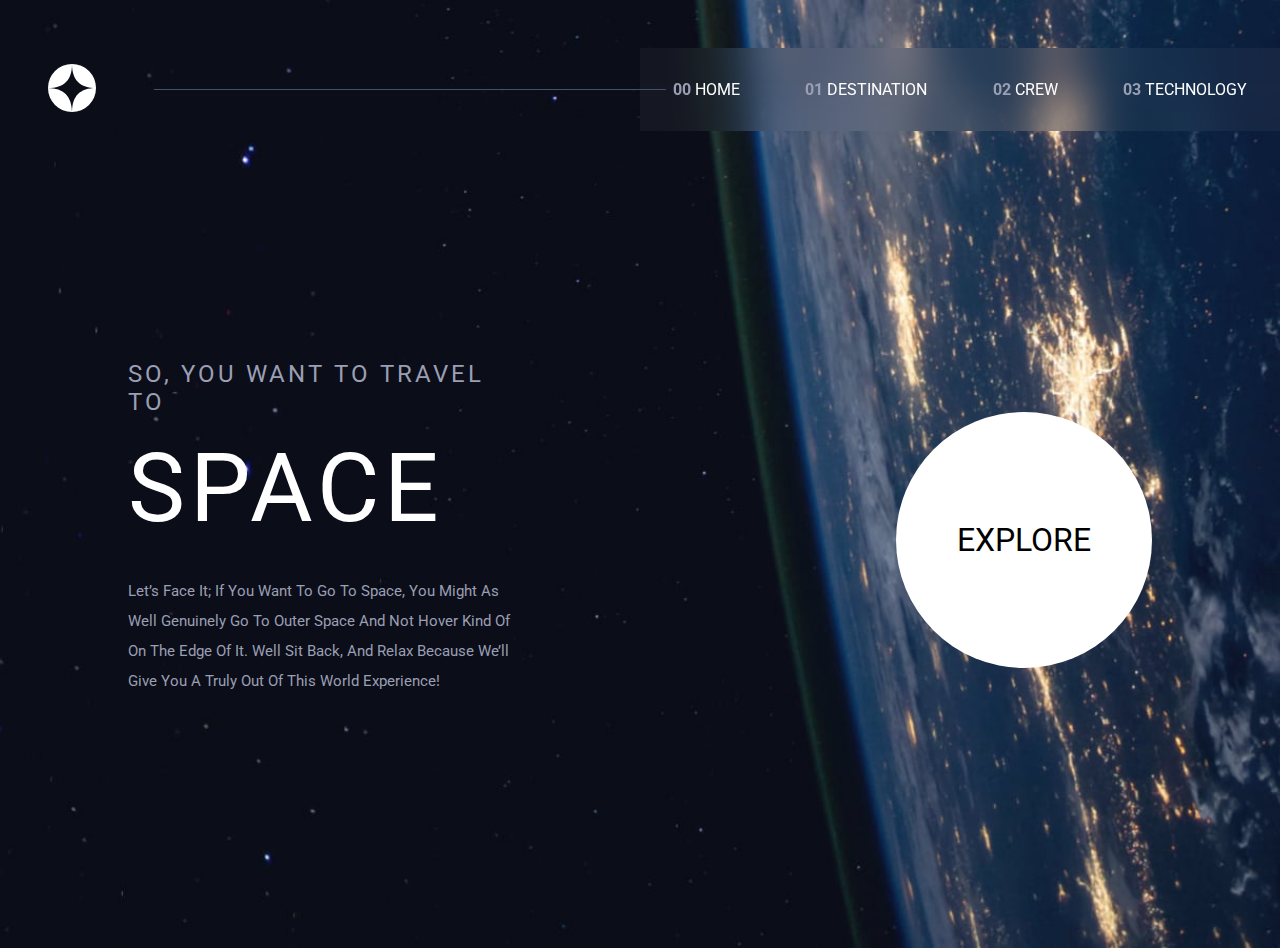
<file: index.html>
<!DOCTYPE html>
<html lang="en">
  <head>
    <meta charset="UTF-8" />
    <meta name="viewport" content="width=device-width, initial-scale=1.0" />

    <link
      rel="stylesheet"
      href="https://cdnjs.cloudflare.com/ajax/libs/font-awesome/6.4.0/css/all.min.css"
    />
    <link rel="stylesheet" href="style.css" />
    <title>Space tourism website</title>
  </head>
  <body class="home">
    <main>
      <nav>
        <div class="nav-container">
          <div class="logo">
            <img src="./assets/shared/logo.svg" alt="" />
          </div>
          <div class="line"></div>
          <ul class="navbar">
            <li>
              <a href="index.html"><span>00</span> Home</a>
            </li>
            <li>
              <a href="destination-moon.html"><span>01</span> Destination</a>
            </li>
            <li>
              <a href="crew-commander.html"><span>02</span> Crew</a>
            </li>
            <li>
              <a href="technology-vehicle.html"><span>03</span> Technology</a>
            </li>
          </ul>
        </div>
      </nav>
      <div class="hmaburger-menu">
        <i class="fa-solid fa-bars"></i>
      </div>

      <div class="mob_menu hide">
        <div class="close">
          <i class="fa-solid fa-xmark"></i>
        </div>
        <ul class="navbar">
          <li>
            <a href="index.html"><span>00</span> Home</a>
          </li>
          <li>
            <a href="destination-moon.html"><span>01</span> Destination</a>
          </li>
          <li>
            <a href="crew-commander.html"><span>02</span> Crew</a>
          </li>
          <li>
            <a href="technology-vehicle.html"><span>03</span> Technology</a>
          </li>
        </ul>
      </div>
      <div class="content">
        <div class="left">
          <h2>So, you want to travel to</h2>
          <span>Space</span>
          <p>
            Let’s face it; if you want to go to space, you might as well
            genuinely go to outer space and not hover kind of on the edge of it.
            Well sit back, and relax because we’ll give you a truly out of this
            world experience!
          </p>
        </div>
        <div class="right">Explore</div>
      </div>
    </main>
    <script src="app.js"></script>
  </body>
</html>
</file>
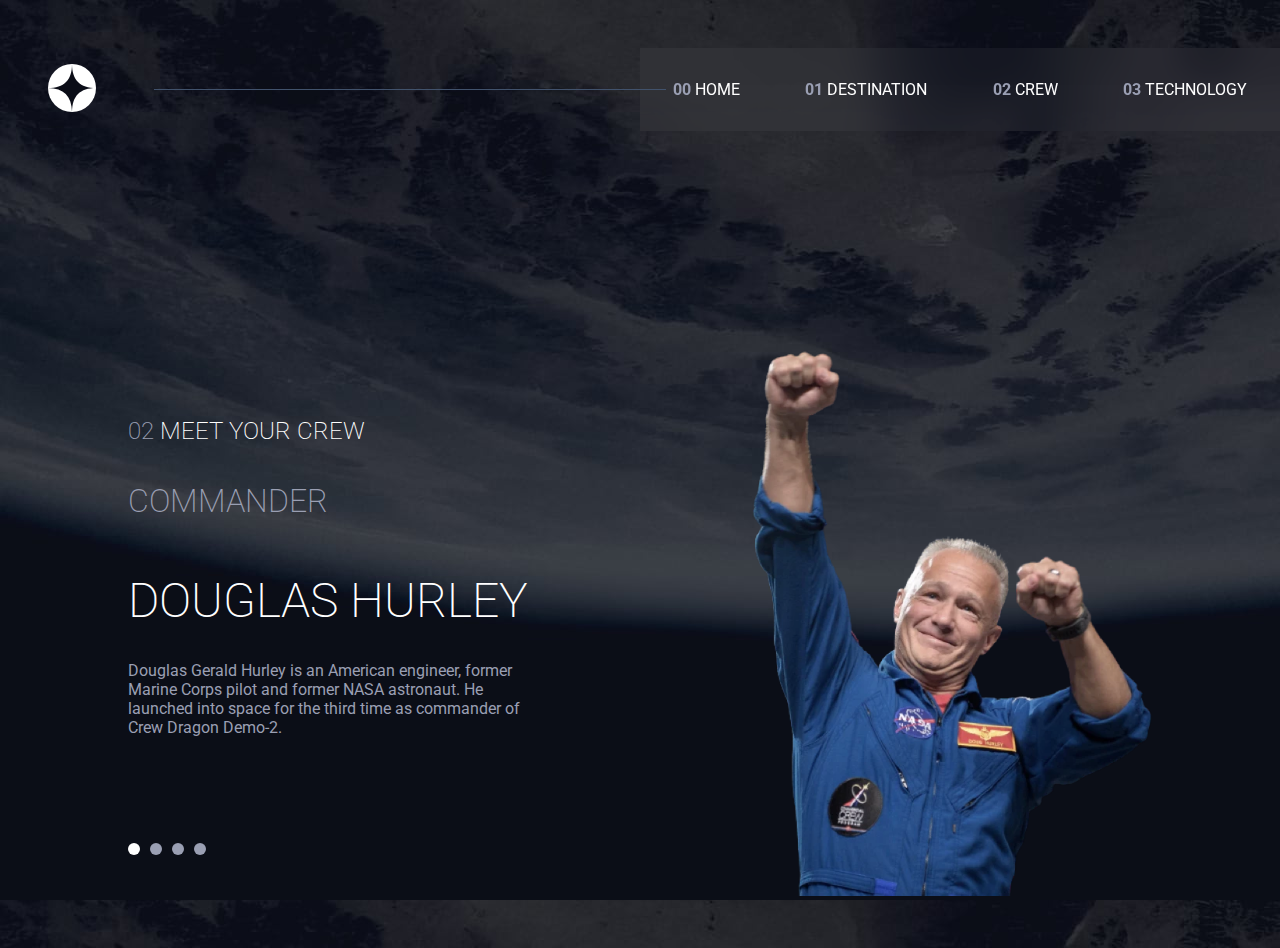
<file: crew-commander.html>
<!DOCTYPE html>
<html lang="en">
  <head>
    <meta charset="UTF-8" />
    <meta name="viewport" content="width=device-width, initial-scale=1.0" />

    <link
      rel="stylesheet"
      href="https://cdnjs.cloudflare.com/ajax/libs/font-awesome/6.4.0/css/all.min.css"
    />
    <link rel="stylesheet" href="style.css" />
    <title>Space tourism website</title>
  </head>
  <body class="crew">
    <main>
      <nav>
        <div class="nav-container">
          <div class="logo">
            <img src="./assets/shared/logo.svg" alt="" />
          </div>
          <div class="line"></div>
          <ul>
            <li>
              <a href="index.html"><span>00</span> Home</a>
            </li>
            <li>
              <a href="destination-moon.html"><span>01</span> Destination</a>
            </li>
            <li>
              <a href="crew-commander.html"><span>02</span> Crew</a>
            </li>
            <li>
              <a href="technology-vehicle.html"><span>03</span> Technology</a>
            </li>
          </ul>
        </div>
      </nav>
      <div class="hmaburger-menu">
        <i class="fa-solid fa-bars"></i>
      </div>

      <div class="mob_menu hide">
        <div class="close">
          <i class="fa-solid fa-xmark"></i>
        </div>
        <ul class="navbar">
          <li>
            <a href="index.html"><span>00</span> Home</a>
          </li>
          <li>
            <a href="destination-moon.html"><span>01</span> Destination</a>
          </li>
          <li>
            <a href="crew-commander.html"><span>02</span> Crew</a>
          </li>
          <li>
            <a href="technology-vehicle.html"><span>03</span> Technology</a>
          </li>
        </ul>
      </div>
      <div class="slider">
        <div class="crew_content">
          <div class="crew_left">
            <h2><span>02</span> MEET YOUR CREW</h2>
            <h2 class="post">COMMANDER</h2>
            <h2 class="name">DOUGLAS HURLEY</h2>
            <p>
              Douglas Gerald Hurley is an American engineer, former Marine Corps
              pilot and former NASA astronaut. He launched into space for the
              third time as commander of Crew Dragon Demo-2.
            </p>
          </div>
          <div class="crew_right">
            <img src="./assets/crew/image-douglas-hurley.webp" alt="" />
          </div>
        </div>
      </div>

      <div class="navigation">
        <a href="crew-commander.html"><div class="dot active_dot"></div></a>

        <a href="crew-engineer.html"><div class="dot"></div></a>
        <a href="crew-specialist.html"><div class="dot"></div></a>
        <a href="crew-pilot.html"> <div class="dot"></div></a>
      </div>
    </main>
    <script src="app.js"></script>
  </body>
</html>
</file>
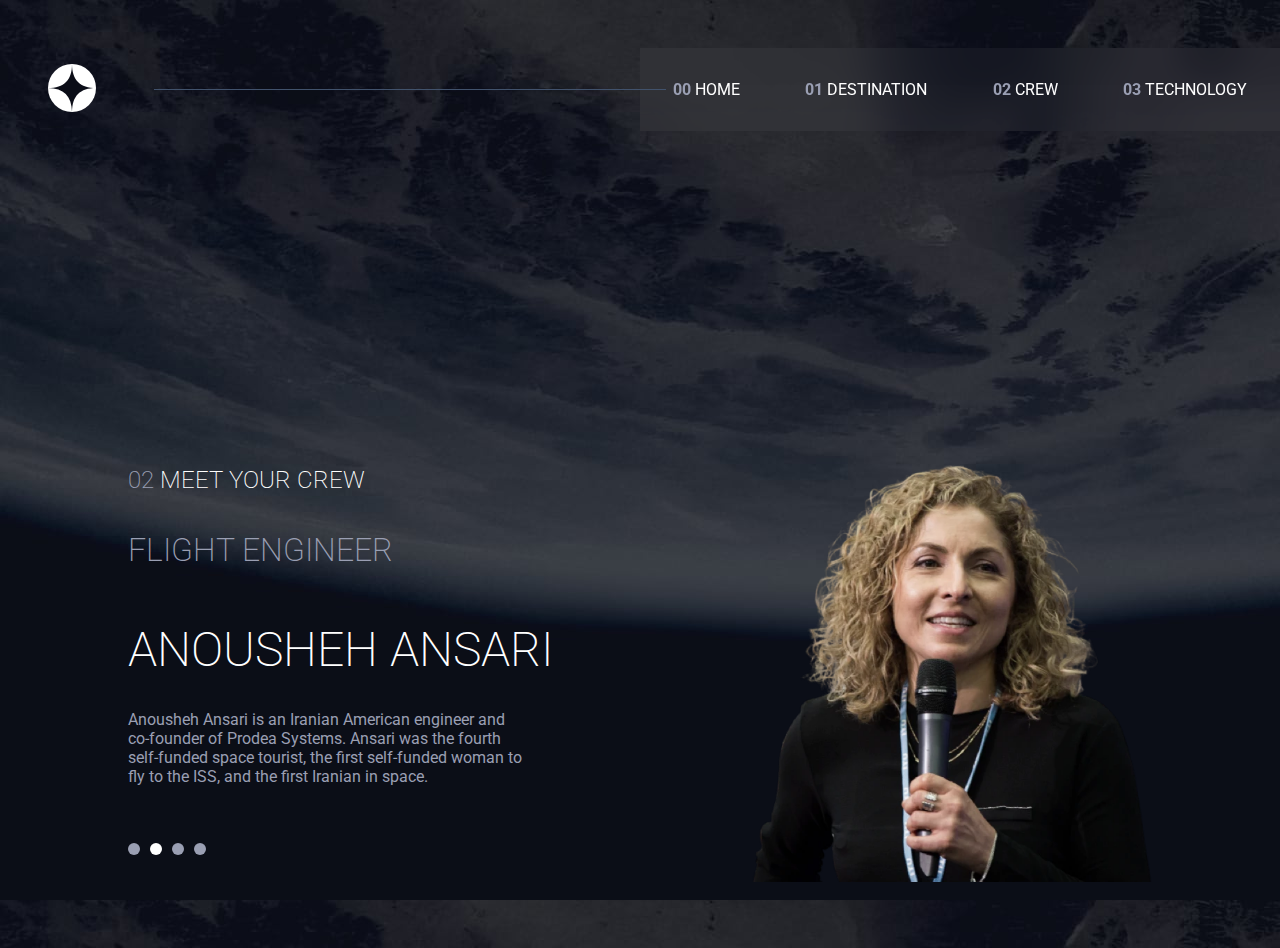
<file: crew-engineer.html>
<!DOCTYPE html>
<html lang="en">
  <head>
    <meta charset="UTF-8" />
    <meta name="viewport" content="width=device-width, initial-scale=1.0" />

    <link
      rel="stylesheet"
      href="https://cdnjs.cloudflare.com/ajax/libs/font-awesome/6.4.0/css/all.min.css"
    />
    <link rel="stylesheet" href="style.css" />

    <title>Space tourism website</title>
  </head>

  <body class="crew">
    <main>
      <nav>
        <div class="nav-container">
          <div class="logo">
            <img src="./assets/shared/logo.svg" alt="" />
          </div>
          <div class="line"></div>
          <ul>
            <li>
              <a href="index.html"><span>00</span> Home</a>
            </li>
            <li>
              <a href="destination-moon.html"><span>01</span> Destination</a>
            </li>
            <li>
              <a href="crew-commander.html"><span>02</span> Crew</a>
            </li>
            <li>
              <a href="technology-vehicle.html"><span>03</span> Technology</a>
            </li>
          </ul>
        </div>
      </nav>
      <div class="hmaburger-menu">
        <i class="fa-solid fa-bars"></i>
      </div>

      <div class="mob_menu hide">
        <div class="close">
          <i class="fa-solid fa-xmark"></i>
        </div>
        <ul class="navbar">
          <li>
            <a href="index.html"><span>00</span> Home</a>
          </li>
          <li>
            <a href="destination-moon.html"><span>01</span> Destination</a>
          </li>
          <li>
            <a href="crew-commander.html"><span>02</span> Crew</a>
          </li>
          <li>
            <a href="technology-vehicle.html"><span>03</span> Technology</a>
          </li>
        </ul>
      </div>
      <div class="slider">
        <div class="crew_content">
          <div class="crew_left">
            <h2><span>02</span> MEET YOUR CREW</h2>
            <h2 class="post">FLIGHT ENGINEER</h2>
            <h2 class="name">ANOUSHEH ANSARI</h2>
            <p>
              Anousheh Ansari is an Iranian American engineer and co-founder of
              Prodea Systems. Ansari was the fourth self-funded space tourist,
              the first self-funded woman to fly to the ISS, and the first
              Iranian in space.
            </p>
          </div>
          <div class="crew_right">
            <img src="./assets/crew/image-anousheh-ansari.webp" alt="" />
          </div>
        </div>
      </div>

      <div class="navigation">
        <a href="crew-commander.html"><div class="dot"></div></a>

        <a href="crew-engineer.html "><div class="dot active_dot"></div></a>
        <a href="crew-specialist.html"><div class="dot"></div></a>
        <a href="crew-pilot.html"> <div class="dot"></div></a>
      </div>
    </main>
    <script src="app.js"></script>
  </body>
</html>
</file>
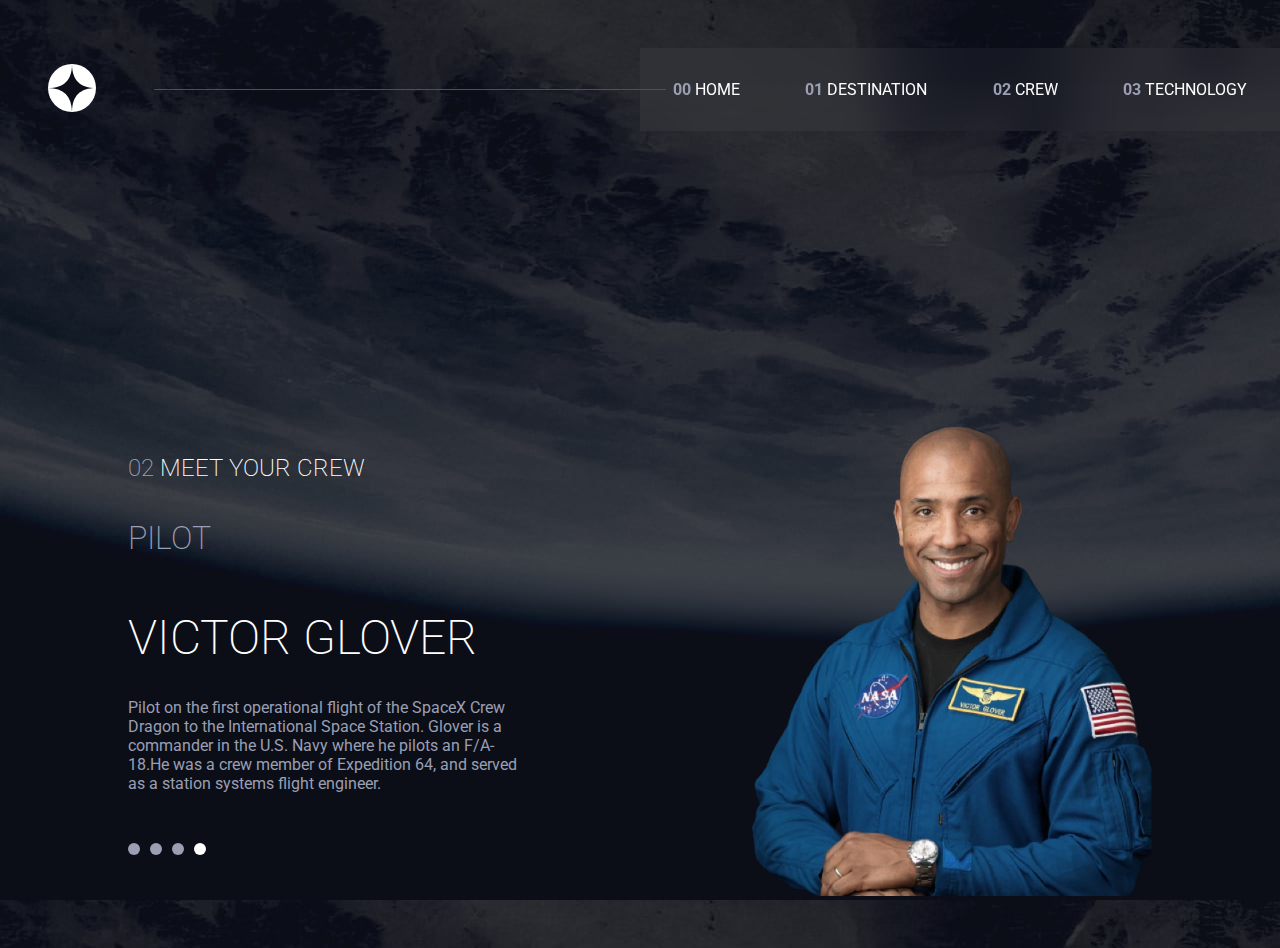
<file: crew-pilot.html>
<!DOCTYPE html>
<html lang="en">
  <head>
    <meta charset="UTF-8" />
    <meta name="viewport" content="width=device-width, initial-scale=1.0" />

    <link rel="stylesheet" href="style.css" />
    <link
      rel="stylesheet"
      href="https://cdnjs.cloudflare.com/ajax/libs/font-awesome/6.4.0/css/all.min.css"
    />
    <title>Space tourism website</title>
  </head>

  <body class="crew">
    <main>
      <nav>
        <div class="nav-container">
          <div class="logo">
            <img src="./assets/shared/logo.svg" alt="" />
          </div>
          <div class="line"></div>
          <ul>
            <li>
              <a href="index.html"><span>00</span> Home</a>
            </li>
            <li>
              <a href="destination-moon.html"><span>01</span> Destination</a>
            </li>
            <li>
              <a href="crew-commander.html"><span>02</span> Crew</a>
            </li>
            <li>
              <a href="technology-vehicle.html"><span>03</span> Technology</a>
            </li>
          </ul>
        </div>
      </nav>
      <div class="hmaburger-menu">
        <i class="fa-solid fa-bars"></i>
      </div>

      <div class="mob_menu hide">
        <div class="close">
          <i class="fa-solid fa-xmark"></i>
        </div>
        <ul class="navbar">
          <li>
            <a href="index.html"><span>00</span> Home</a>
          </li>
          <li>
            <a href="destination-moon.html"><span>01</span> Destination</a>
          </li>
          <li>
            <a href="crew-commander.html"><span>02</span> Crew</a>
          </li>
          <li>
            <a href="technology-vehicle.html"><span>03</span> Technology</a>
          </li>
        </ul>
      </div>
      <div class="slider">
        <div class="crew_content">
          <div class="crew_left">
            <h2><span>02</span> MEET YOUR CREW</h2>
            <h2 class="post">PILOT</h2>
            <h2 class="name">VICTOR GLOVER</h2>
            <p>
              Pilot on the first operational flight of the SpaceX Crew Dragon to
              the International Space Station. Glover is a commander in the U.S.
              Navy where he pilots an F/A-18.He was a crew member of Expedition
              64, and served as a station systems flight engineer.
            </p>
          </div>
          <div class="crew_right">
            <img src="./assets/crew/image-victor-glover.webp" alt="" />
          </div>
        </div>
      </div>

      <div class="navigation">
        <a href="crew-commander.html"><div class="dot"></div></a>

        <a href="crew-engineer.html"><div class="dot"></div></a>
        <a href="crew-specialist.html"><div class="dot"></div></a>
        <a href="crew-pilot.html"> <div class="dot active_dot"></div></a>
      </div>
    </main>
    <script src="app.js"></script>
  </body>
</html>
</file>
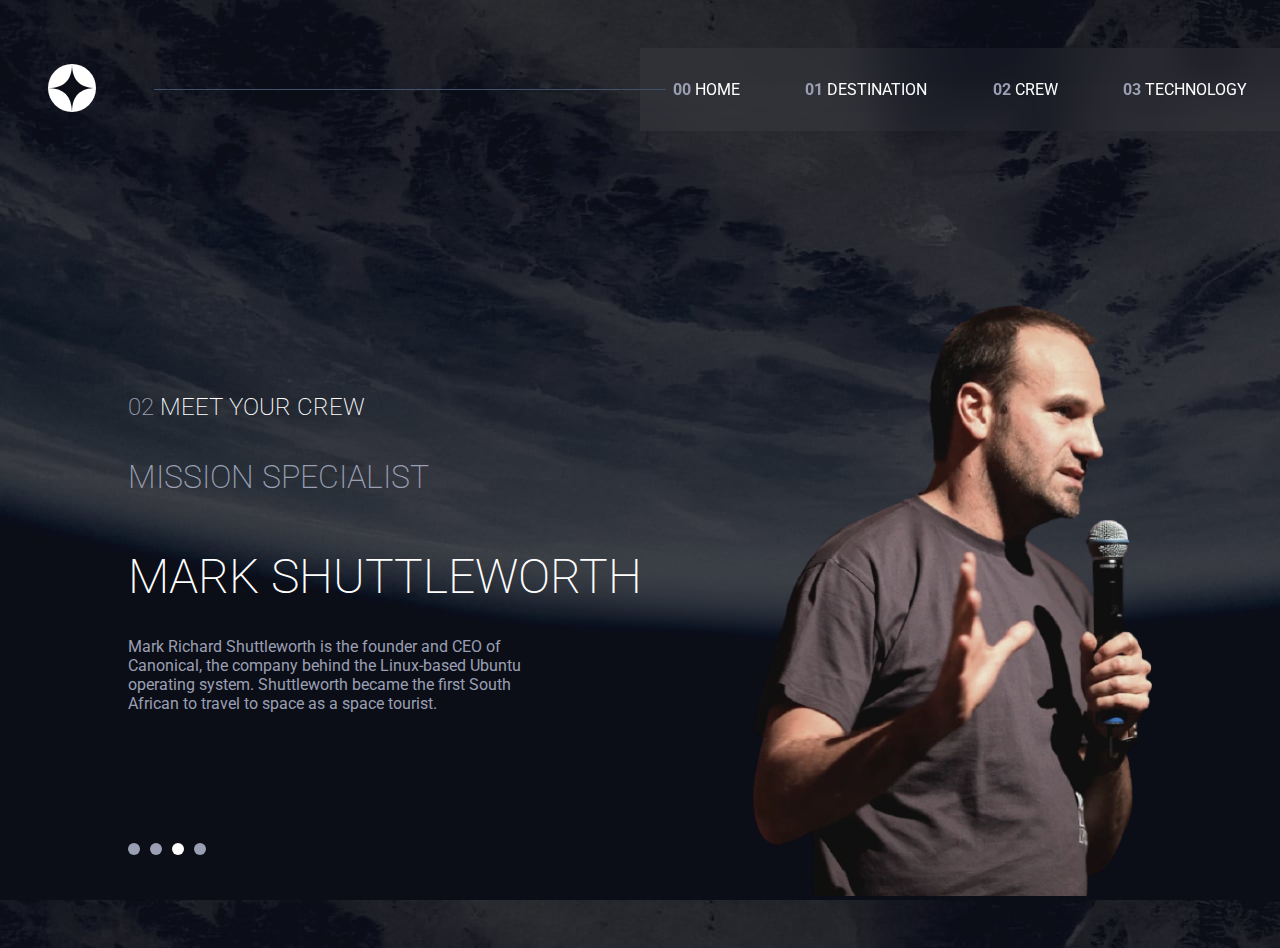
<file: crew-specialist.html>
<!DOCTYPE html>
<html lang="en">
  <head>
    <meta charset="UTF-8" />
    <meta name="viewport" content="width=device-width, initial-scale=1.0" />

    <link
      rel="stylesheet"
      href="https://cdnjs.cloudflare.com/ajax/libs/font-awesome/6.4.0/css/all.min.css"
    />
    <link rel="stylesheet" href="style.css" />
    <title>Space tourism website</title>
  </head>
  <body class="crew">
    <main>
      <nav>
        <div class="nav-container">
          <div class="logo">
            <img src="./assets/shared/logo.svg" alt="" />
          </div>
          <div class="line"></div>
          <ul>
            <li>
              <a href="index.html"><span>00</span> Home</a>
            </li>
            <li>
              <a href="destination-moon.html"><span>01</span> Destination</a>
            </li>
            <li>
              <a href="crew-commander.html"><span>02</span> Crew</a>
            </li>
            <li>
              <a href="technology-vehicle.html"><span>03</span> Technology</a>
            </li>
          </ul>
        </div>
      </nav>
      <div class="hmaburger-menu">
        <i class="fa-solid fa-bars"></i>
      </div>

      <div class="mob_menu hide">
        <div class="close">
          <i class="fa-solid fa-xmark"></i>
        </div>
        <ul class="navbar">
          <li>
            <a href="index.html"><span>00</span> Home</a>
          </li>
          <li>
            <a href="destination-moon.html"><span>01</span> Destination</a>
          </li>
          <li>
            <a href="crew-commander.html"><span>02</span> Crew</a>
          </li>
          <li>
            <a href="technology-vehicle.html"><span>03</span> Technology</a>
          </li>
        </ul>
      </div>
      <div class="slider">
        <div class="crew_content">
          <div class="crew_left">
            <h2><span>02</span> MEET YOUR CREW</h2>
            <h2 class="post">MISSION SPECIALIST</h2>
            <h2 class="name">MARK SHUTTLEWORTH</h2>
            <p>
              Mark Richard Shuttleworth is the founder and CEO of Canonical, the
              company behind the Linux-based Ubuntu operating system.
              Shuttleworth became the first South African to travel to space as
              a space tourist.
            </p>
          </div>
          <div class="crew_right">
            <img src="./assets/crew/image-mark-shuttleworth.webp" alt="" />
          </div>
        </div>
      </div>

      <div class="navigation">
        <a href="crew-commander.html"><div class="dot"></div></a>

        <a href="crew-engineer.html"><div class="dot"></div></a>
        <a href="crew-specialist.html"><div class="dot active_dot"></div></a>
        <a href="crew-pilot.html"> <div class="dot"></div></a>
      </div>
    </main>
    <script src="app.js"></script>
  </body>
</html>
</file>
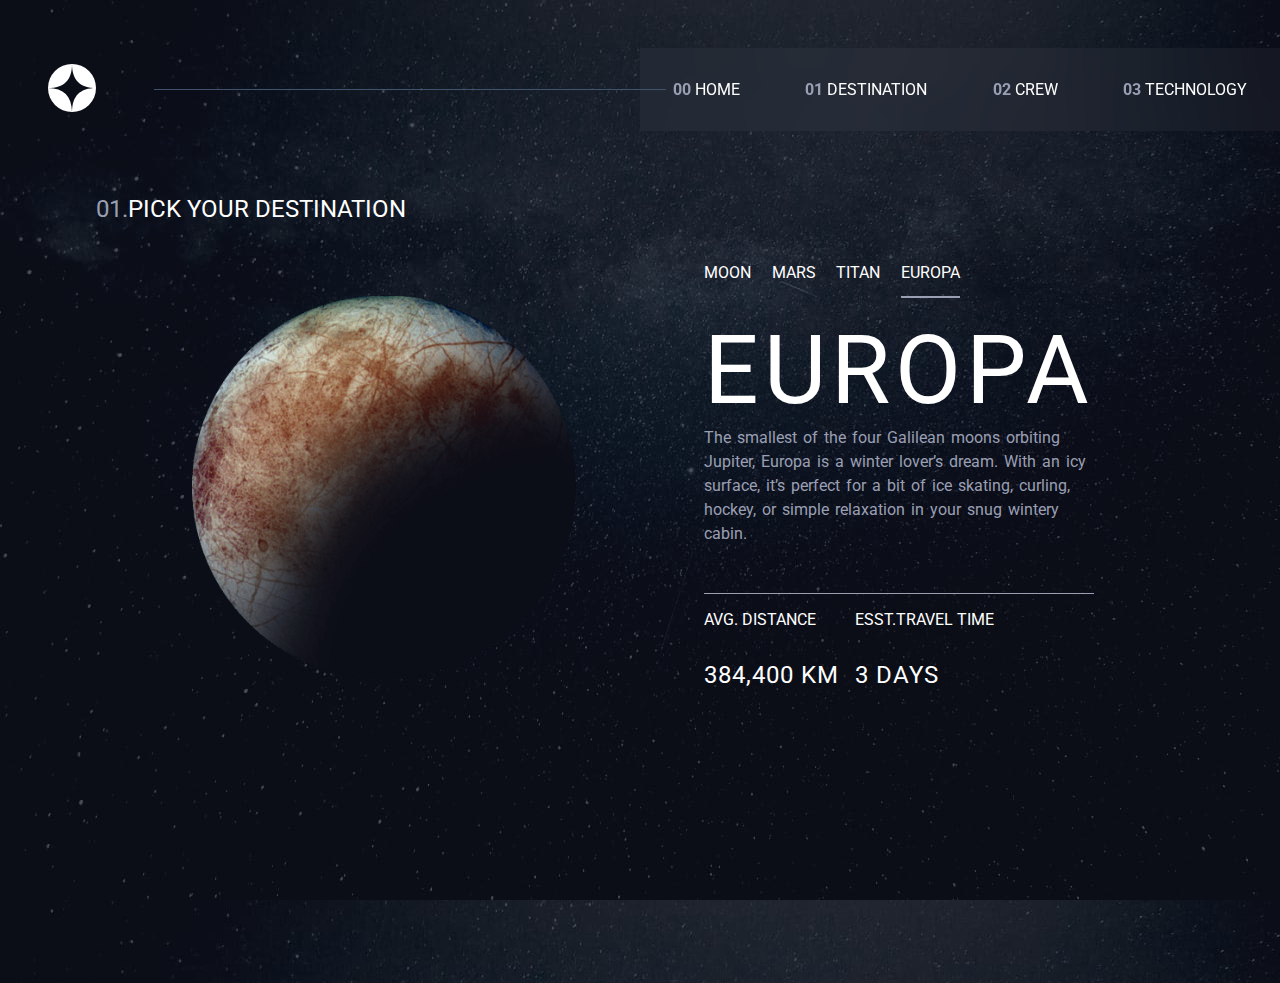
<file: destination-europa.html>
<!DOCTYPE html>
<html lang="en">
  <head>
    <meta charset="UTF-8" />
    <meta name="viewport" content="width=device-width, initial-scale=1.0" />

    <link
      rel="stylesheet"
      href="https://cdnjs.cloudflare.com/ajax/libs/font-awesome/6.4.0/css/all.min.css"
    />
    <link rel="stylesheet" href="style.css" />
    <title>Space tourism website</title>
  </head>
  <body class="dest">
    <main>
      <nav>
        <div class="nav-container">
          <div class="logo">
            <img src="./assets/shared/logo.svg" alt="" />
          </div>
          <div class="line"></div>
          <ul>
            <li>
              <a href="index.html"><span>00</span> Home</a>
            </li>
            <li>
              <a href="destination-moon.html"><span>01</span> Destination</a>
            </li>
            <li>
              <a href="crew-commander.html"><span>02</span> Crew</a>
            </li>
            <li>
              <a href="technology-vehicle.html"><span>03</span> Technology</a>
            </li>
          </ul>
        </div>
      </nav>
      <div class="hmaburger-menu">
        <i class="fa-solid fa-bars"></i>
      </div>

      <div class="mob_menu hide">
        <div class="close">
          <i class="fa-solid fa-xmark"></i>
        </div>
        <ul class="navbar">
          <li>
            <a href="index.html"><span>00</span> Home</a>
          </li>
          <li>
            <a href="destination-moon.html"><span>01</span> Destination</a>
          </li>
          <li>
            <a href="crew-commander.html"><span>02</span> Crew</a>
          </li>
          <li>
            <a href="technology-vehicle.html"><span>03</span> Technology</a>
          </li>
        </ul>
      </div>
      <p class="dest_title"><span>01.</span>PICK YOUR DESTINATION</p>
      <div class="dest_content">
        <div class="dest_left">
          <img src="./assets/destination/image-europa.png" alt="" />
        </div>
        <div class="dest_right">
          <div class="right_content">
            <ul class="menu">
              <li><a href="destination-moon.html">Moon</a></li>
              <li><a href="destination-mars.html">Mars</a></li>
              <li><a href="destination-titan.html">titan</a></li>
              <li class="active">
                <a href="destination-europa.html">europa</a>
              </li>
            </ul>
            <span>EUROPA</span>
            <p>
              The smallest of the four Galilean moons orbiting Jupiter, Europa
              is a winter lover’s dream. With an icy surface, it’s perfect for a
              bit of ice skating, curling, hockey, or simple relaxation in your
              snug wintery cabin.
            </p>
          </div>

          <div class="data">
            <div class="data1">
              AVG. DISTANCE
              <span>384,400 KM</span>
            </div>
            <div class="data2">
              ESST.TRAVEL TIME
              <span>3 DAYS</span>
            </div>
          </div>
        </div>
      </div>
    </main>
    <script src="app.js"></script>
  </body>
</html>
</file>
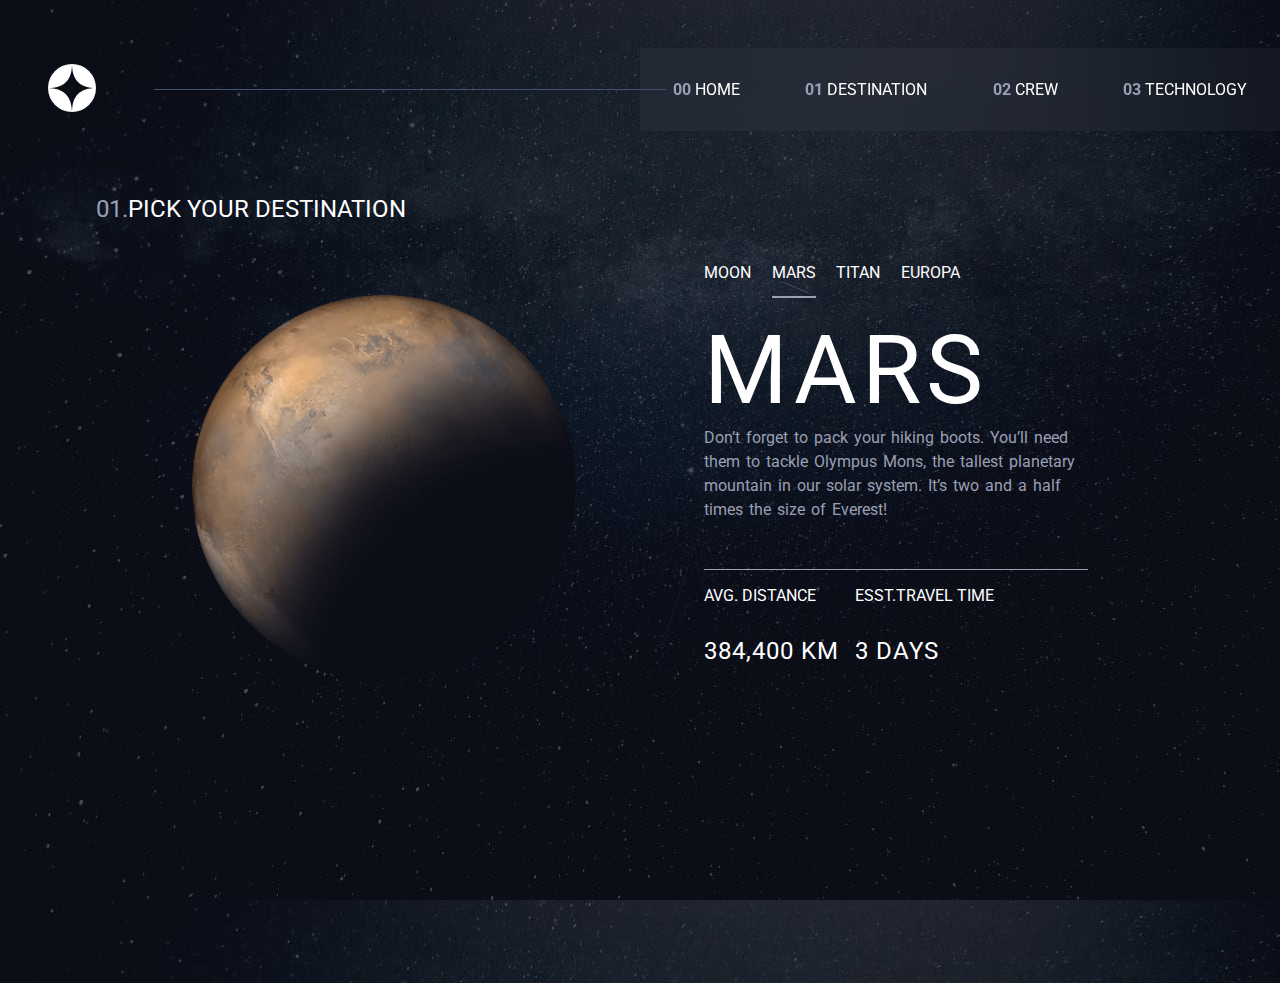
<file: destination-mars.html>
<!DOCTYPE html>
<html lang="en">
  <head>
    <meta charset="UTF-8" />
    <meta name="viewport" content="width=device-width, initial-scale=1.0" />

    <link
      rel="stylesheet"
      href="https://cdnjs.cloudflare.com/ajax/libs/font-awesome/6.4.0/css/all.min.css"
    />
    <title>Space tourism website</title>
    <link rel="stylesheet" href="style.css" />
  </head>
  <body class="dest">
    <main>
      <nav>
        <div class="nav-container">
          <div class="logo">
            <img src="./assets/shared/logo.svg" alt="" />
          </div>
          <div class="line"></div>
          <ul>
            <li>
              <a href="index.html"><span>00</span> Home</a>
            </li>
            <li>
              <a href="destination-moon.html"><span>01</span> Destination</a>
            </li>
            <li>
              <a href="crew-commander.html"><span>02</span> Crew</a>
            </li>
            <li>
              <a href="technology-vehicle.html"><span>03</span> Technology</a>
            </li>
          </ul>
        </div>
      </nav>
      <div class="hmaburger-menu">
        <i class="fa-solid fa-bars"></i>
      </div>

      <div class="mob_menu hide">
        <div class="close">
          <i class="fa-solid fa-xmark"></i>
        </div>
        <ul class="navbar">
          <li>
            <a href="index.html"><span>00</span> Home</a>
          </li>
          <li>
            <a href="destination-moon.html"><span>01</span> Destination</a>
          </li>
          <li>
            <a href="crew-commander.html"><span>02</span> Crew</a>
          </li>
          <li>
            <a href="technology-vehicle.html"><span>03</span> Technology</a>
          </li>
        </ul>
      </div>
      <p class="dest_title"><span>01.</span>PICK YOUR DESTINATION</p>
      <div class="dest_content">
        <div class="dest_left">
          <img src="./assets/destination/image-mars.png" alt="" />
        </div>
        <div class="dest_right">
          <div class="right_content">
            <ul class="menu">
              <li><a href="destination-moon.html">Moon</a></li>
              <li class="active"><a href="destination-mars.html">Mars</a></li>
              <li><a href="destination-titan.html">titan</a></li>
              <li><a href="destination-europa.html">europa</a></li>
            </ul>
            <span>MARS</span>
            <p>
              Don’t forget to pack your hiking boots. You’ll need them to tackle
              Olympus Mons, the tallest planetary mountain in our solar system.
              It’s two and a half times the size of Everest!
            </p>
          </div>

          <div class="data">
            <div class="data1">
              AVG. DISTANCE
              <span>384,400 KM</span>
            </div>
            <div class="data2">
              ESST.TRAVEL TIME
              <span>3 DAYS</span>
            </div>
          </div>
        </div>
      </div>
    </main>
    <script src="app.js"></script>
  </body>
</html>
</file>
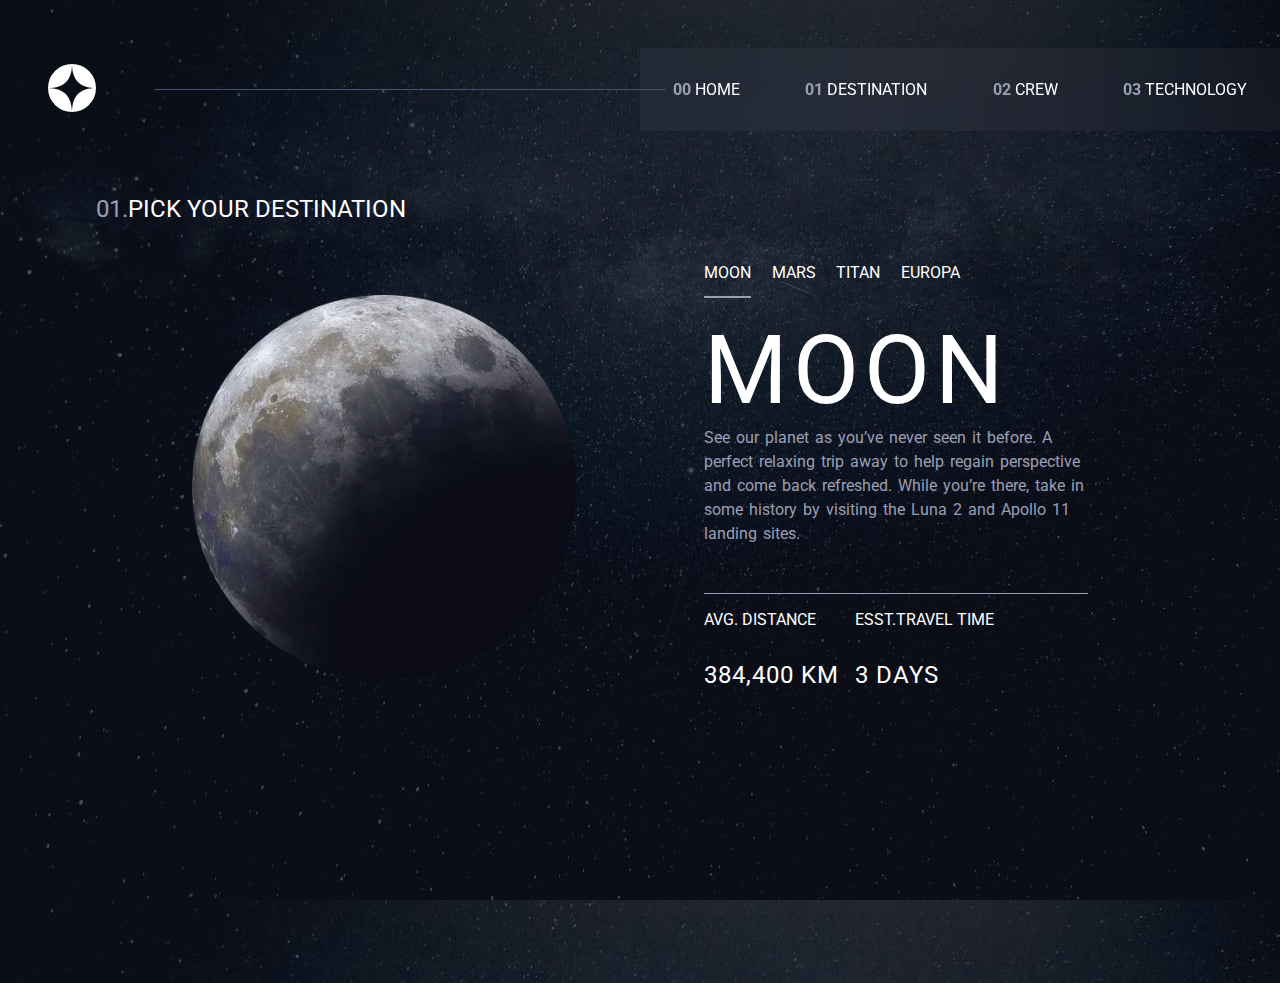
<file: destination-moon.html>
<!DOCTYPE html>
<html lang="en">
  <head>
    <meta charset="UTF-8" />
    <meta name="viewport" content="width=device-width, initial-scale=1.0" />

    <link rel="stylesheet" href="style.css" />
    <link
      rel="stylesheet"
      href="https://cdnjs.cloudflare.com/ajax/libs/font-awesome/6.4.0/css/all.min.css"
    />
    <link
      rel="stylesheet"
      href="https://cdnjs.cloudflare.com/ajax/libs/font-awesome/6.4.0/css/all.min.css"
    />
    <title>Space tourism website</title>
  </head>
  <body class="dest">
    <main>
      <nav>
        <div class="nav-container">
          <div class="logo">
            <img src="./assets/shared/logo.svg" alt="" />
          </div>
          <div class="line"></div>
          <ul>
            <li>
              <a href="index.html"><span>00</span> Home</a>
            </li>
            <li>
              <a href="destination-moon.html"><span>01</span> Destination</a>
            </li>
            <li>
              <a href="crew-commander.html"><span>02</span> Crew</a>
            </li>
            <li>
              <a href="technology-vehicle.html"><span>03</span> Technology</a>
            </li>
          </ul>
        </div>
      </nav>
      <div class="hmaburger-menu">
        <i class="fa-solid fa-bars"></i>
      </div>

      <div class="mob_menu hide">
        <div class="close">
          <i class="fa-solid fa-xmark"></i>
        </div>
        <ul class="navbar">
          <li>
            <a href="index.html"><span>00</span> Home</a>
          </li>
          <li>
            <a href="destination-moon.html"><span>01</span> Destination</a>
          </li>
          <li>
            <a href="crew-commander.html"><span>02</span> Crew</a>
          </li>
          <li>
            <a href="technology-vehicle.html"><span>03</span> Technology</a>
          </li>
        </ul>
      </div>
      <p class="dest_title"><span>01.</span>PICK YOUR DESTINATION</p>
      <div class="dest_content">
        <div class="dest_left">
          <img src="./assets/destination/image-moon.webp" alt="" />
        </div>
        <div class="dest_right">
          <div class="right_content">
            <ul class="menu">
              <li class="active"><a href="destination-moon.html">Moon</a></li>
              <li><a href="destination-mars.html">Mars</a></li>
              <li><a href="destination-titan.html">titan</a></li>
              <li><a href="destination-europa.html">europa</a></li>
            </ul>
            <span>MOON</span>
            <p>
              See our planet as you’ve never seen it before. A perfect relaxing
              trip away to help regain perspective and come back refreshed.
              While you’re there, take in some history by visiting the Luna 2
              and Apollo 11 landing sites.
            </p>
          </div>

          <div class="data">
            <div class="data1">
              AVG. DISTANCE
              <span>384,400 KM</span>
            </div>
            <div class="data2">
              ESST.TRAVEL TIME
              <span>3 DAYS</span>
            </div>
          </div>
        </div>
      </div>
    </main>
    <script src="app.js"></script>
  </body>
</html>
</file>
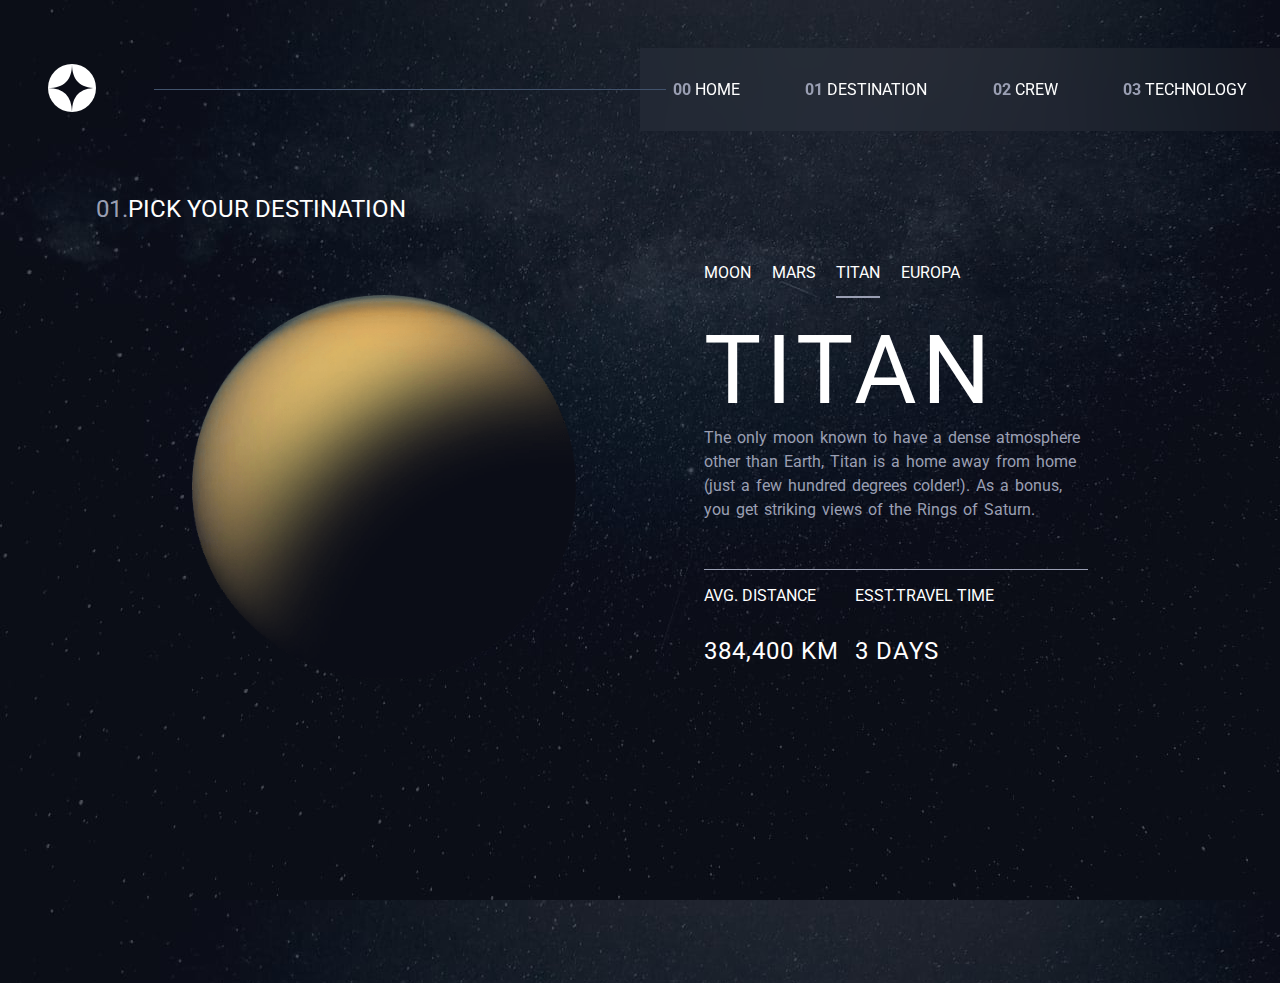
<file: destination-titan.html>
<!DOCTYPE html>
<html lang="en">
  <head>
    <meta charset="UTF-8" />
    <meta name="viewport" content="width=device-width, initial-scale=1.0" />

    <link rel="stylesheet" href="style.css" />
    <link
      rel="stylesheet"
      href="https://cdnjs.cloudflare.com/ajax/libs/font-awesome/6.4.0/css/all.min.css"
    />
    <title>Space tourism website</title>
  </head>
  <body class="dest">
    <main>
      <nav>
        <div class="nav-container">
          <div class="logo">
            <img src="./assets/shared/logo.svg" alt="" />
          </div>
          <div class="line"></div>
          <ul>
            <li>
              <a href="index.html"><span>00</span> Home</a>
            </li>
            <li>
              <a href="destination-moon.html"><span>01</span> Destination</a>
            </li>
            <li>
              <a href="crew-commander.html"><span>02</span> Crew</a>
            </li>
            <li>
              <a href="technology-vehicle.html"><span>03</span> Technology</a>
            </li>
          </ul>
        </div>
      </nav>
      <div class="hmaburger-menu">
        <i class="fa-solid fa-bars"></i>
      </div>

      <div class="mob_menu hide">
        <div class="close">
          <i class="fa-solid fa-xmark"></i>
        </div>
        <ul class="navbar">
          <li>
            <a href="index.html"><span>00</span> Home</a>
          </li>
          <li>
            <a href="destination-moon.html"><span>01</span> Destination</a>
          </li>
          <li>
            <a href="crew-commander.html"><span>02</span> Crew</a>
          </li>
          <li>
            <a href="technology-vehicle.html"><span>03</span> Technology</a>
          </li>
        </ul>
      </div>
      <p class="dest_title"><span>01.</span>PICK YOUR DESTINATION</p>
      <div class="dest_content">
        <div class="dest_left">
          <img src="./assets/destination/image-titan.png" alt="" />
        </div>
        <div class="dest_right">
          <div class="right_content">
            <ul class="menu">
              <li><a href="destination-moon.html">Moon</a></li>
              <li><a href="destination-mars.html">Mars</a></li>
              <li class="active"><a href="destination-titan.html">titan</a></li>
              <li><a href="destination-europa.html">europa</a></li>
            </ul>
            <span>TITAN</span>
            <p>
              The only moon known to have a dense atmosphere other than Earth,
              Titan is a home away from home (just a few hundred degrees
              colder!). As a bonus, you get striking views of the Rings of
              Saturn.
            </p>
          </div>

          <div class="data">
            <div class="data1">
              AVG. DISTANCE
              <span>384,400 KM</span>
            </div>
            <div class="data2">
              ESST.TRAVEL TIME
              <span>3 DAYS</span>
            </div>
          </div>
        </div>
      </div>
    </main>
    <script src="app.js"></script>
  </body>
</html>
</file>
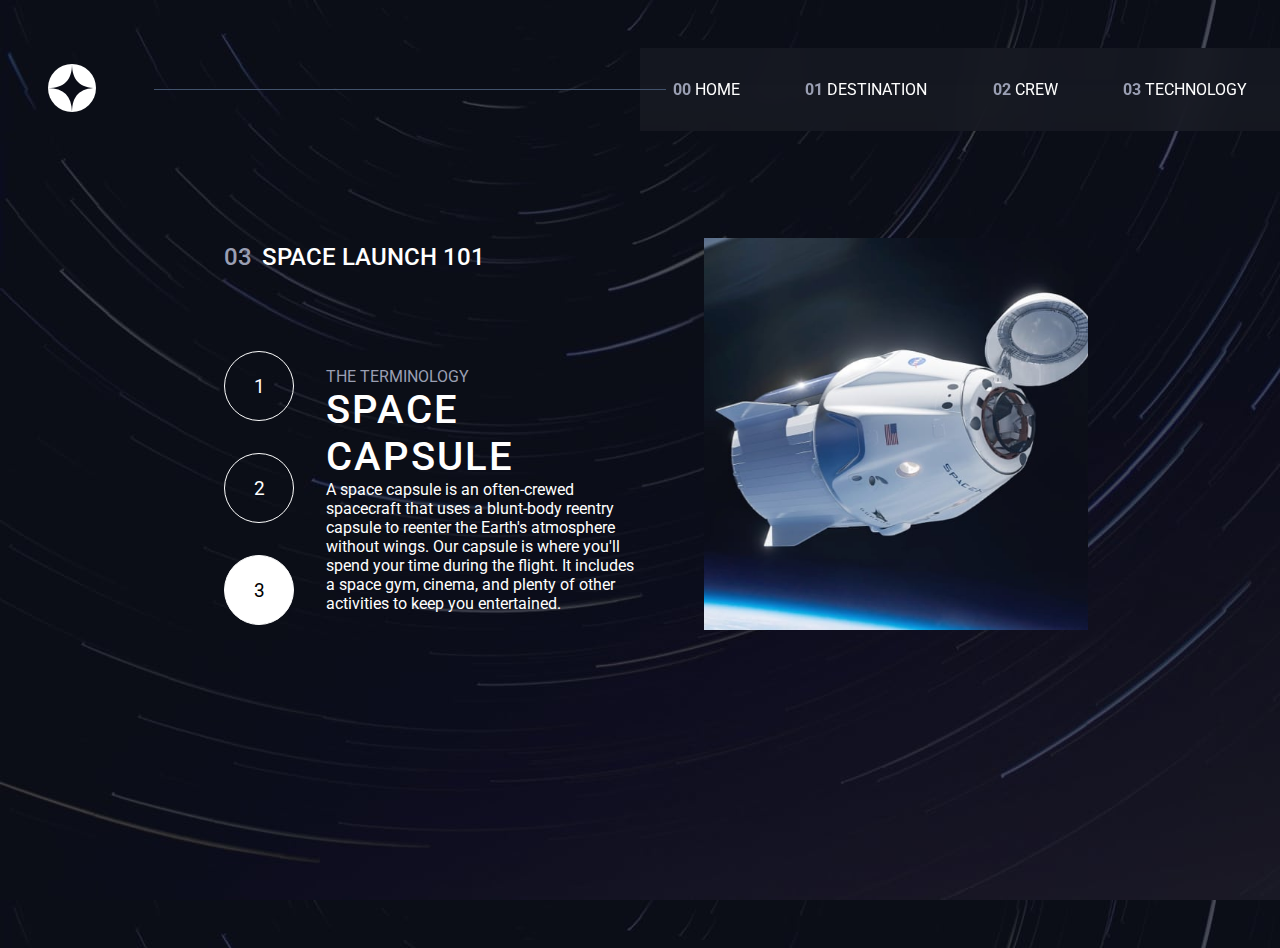
<file: technology-capsule.html>
<!DOCTYPE html>
<html lang="en">
  <head>
    <meta charset="UTF-8" />
    <meta name="viewport" content="width=device-width, initial-scale=1.0" />

    <link
      rel="stylesheet"
      href="https://cdnjs.cloudflare.com/ajax/libs/font-awesome/6.4.0/css/all.min.css"
    />
    <link rel="stylesheet" href="style.css" />
    <title>Space tourism website</title>
  </head>
  <body class="tech">
    <nav>
      <div class="nav-container">
        <div class="logo">
          <img src="./assets/shared/logo.svg" alt="" />
        </div>
        <div class="line"></div>
        <ul>
          <li>
            <a href="index.html"><span>00</span> Home</a>
          </li>
          <li>
            <a href="destination-moon.html"><span>01</span> Destination</a>
          </li>
          <li>
            <a href="crew-commander.html"><span>02</span> Crew</a>
          </li>
          <li>
            <a href="technology-vehicle.html"><span>03</span> Technology</a>
          </li>
        </ul>
      </div>
    </nav>
    <div class="hmaburger-menu">
      <i class="fa-solid fa-bars"></i>
    </div>

    <div class="mob_menu hide">
      <div class="close">
        <i class="fa-solid fa-xmark"></i>
      </div>
      <ul class="navbar">
        <li>
          <a href="index.html"><span>00</span> Home</a>
        </li>
        <li>
          <a href="destination-moon.html"><span>01</span> Destination</a>
        </li>
        <li>
          <a href="crew-commander.html"><span>02</span> Crew</a>
        </li>
        <li>
          <a href="technology-vehicle.html"><span>03</span> Technology</a>
        </li>
      </ul>
    </div>
    <div class="tech_content">
      <div class="tech_left">
        <h2><span>03</span>Space launch 101</h2>
        <div class="tech_left_content">
          <ul>
            <li><a href="technology-vehicle.html">1</a></li>
            <li>
              <a href="technology-spaceport.html">2</a>
            </li>
            <li><a href="technology-capsule.html" class="active_link">3</a></li>
          </ul>
          <div class="terminology">
            <span>THE TERMINOLOGY</span>
            <h2>SPACE CAPSULE</h2>
            <p>
              A space capsule is an often-crewed spacecraft that uses a
              blunt-body reentry capsule to reenter the Earth's atmosphere
              without wings. Our capsule is where you'll spend your time during
              the flight. It includes a space gym, cinema, and plenty of other
              activities to keep you entertained.
            </p>
          </div>
        </div>
      </div>
      <div class="tech_right">
        <img
          src="./assets/technology/image-space-capsule-portrait.jpg"
          alt="lanch vehicle"
          class="desk_tech_vehicle"
        />
        <img
          src="./assets/technology/image-space-capsule-landscape.jpg"
          class="mob_tech_vehicle"
          alt=""
        />
      </div>
    </div>
    <script src="app.js"></script>
  </body>
</html>
</file>
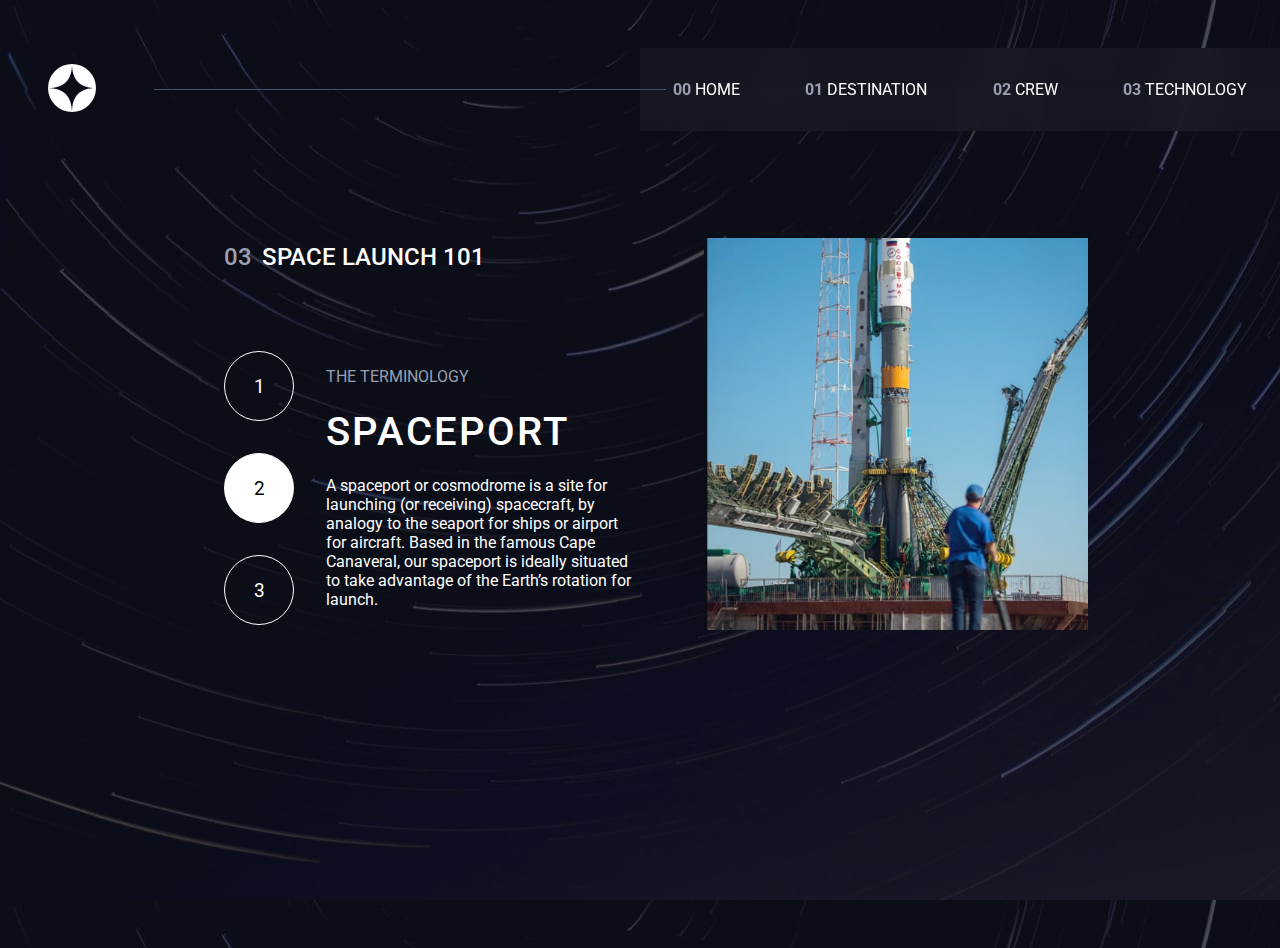
<file: technology-spaceport.html>
<!DOCTYPE html>
<html lang="en">
  <head>
    <meta charset="UTF-8" />
    <meta name="viewport" content="width=device-width, initial-scale=1.0" />

    <link
      rel="stylesheet"
      href="https://cdnjs.cloudflare.com/ajax/libs/font-awesome/6.4.0/css/all.min.css"
    />
    <link rel="stylesheet" href="style.css" />
    <title>Space tourism website</title>
  </head>
  <body class="tech">
    <nav>
      <div class="nav-container">
        <div class="logo">
          <img src="./assets/shared/logo.svg" alt="" />
        </div>
        <div class="line"></div>
        <ul>
          <li>
            <a href="index.html"><span>00</span> Home</a>
          </li>
          <li>
            <a href="destination-moon.html"><span>01</span> Destination</a>
          </li>
          <li>
            <a href="crew-commander.html"><span>02</span> Crew</a>
          </li>
          <li>
            <a href="technology-vehicle.html"><span>03</span> Technology</a>
          </li>
        </ul>
      </div>
    </nav>
    <div class="hmaburger-menu">
      <i class="fa-solid fa-bars"></i>
    </div>

    <div class="mob_menu hide">
      <div class="close">
        <i class="fa-solid fa-xmark"></i>
      </div>
      <ul class="navbar">
        <li>
          <a href="index.html"><span>00</span> Home</a>
        </li>
        <li>
          <a href="destination-moon.html"><span>01</span> Destination</a>
        </li>
        <li>
          <a href="crew-commander.html"><span>02</span> Crew</a>
        </li>
        <li>
          <a href="technology-vehicle.html"><span>03</span> Technology</a>
        </li>
      </ul>
    </div>
    <div class="tech_content">
      <div class="tech_left">
        <h2><span>03</span>Space launch 101</h2>
        <div class="tech_left_content">
          <ul>
            <li><a href="technology-vehicle.html">1</a></li>
            <li>
              <a href="technology-spaceport.html" class="active_link">2</a>
            </li>
            <li><a href="technology-capsule.html">3</a></li>
          </ul>
          <div class="terminology">
            <span>THE TERMINOLOGY</span>
            <h2>SPACEPORT</h2>
            <p>
              A spaceport or cosmodrome is a site for launching (or receiving)
              spacecraft, by analogy to the seaport for ships or airport for
              aircraft. Based in the famous Cape Canaveral, our spaceport is
              ideally situated to take advantage of the Earth’s rotation for
              launch.
            </p>
          </div>
        </div>
      </div>
      <div class="tech_right">
        <img
          src="./assets/technology/image-spaceport-portrait.jpg"
          alt="lanch vehicle"
          class="desk_tech_vehicle"
        />
        <img
          src="./assets/technology/image-spaceport-landscape.jpg"
          alt=""
          class="mob_tech_vehicle"
        />
      </div>
    </div>
    <script src="app.js"></script>
  </body>
</html>
</file>
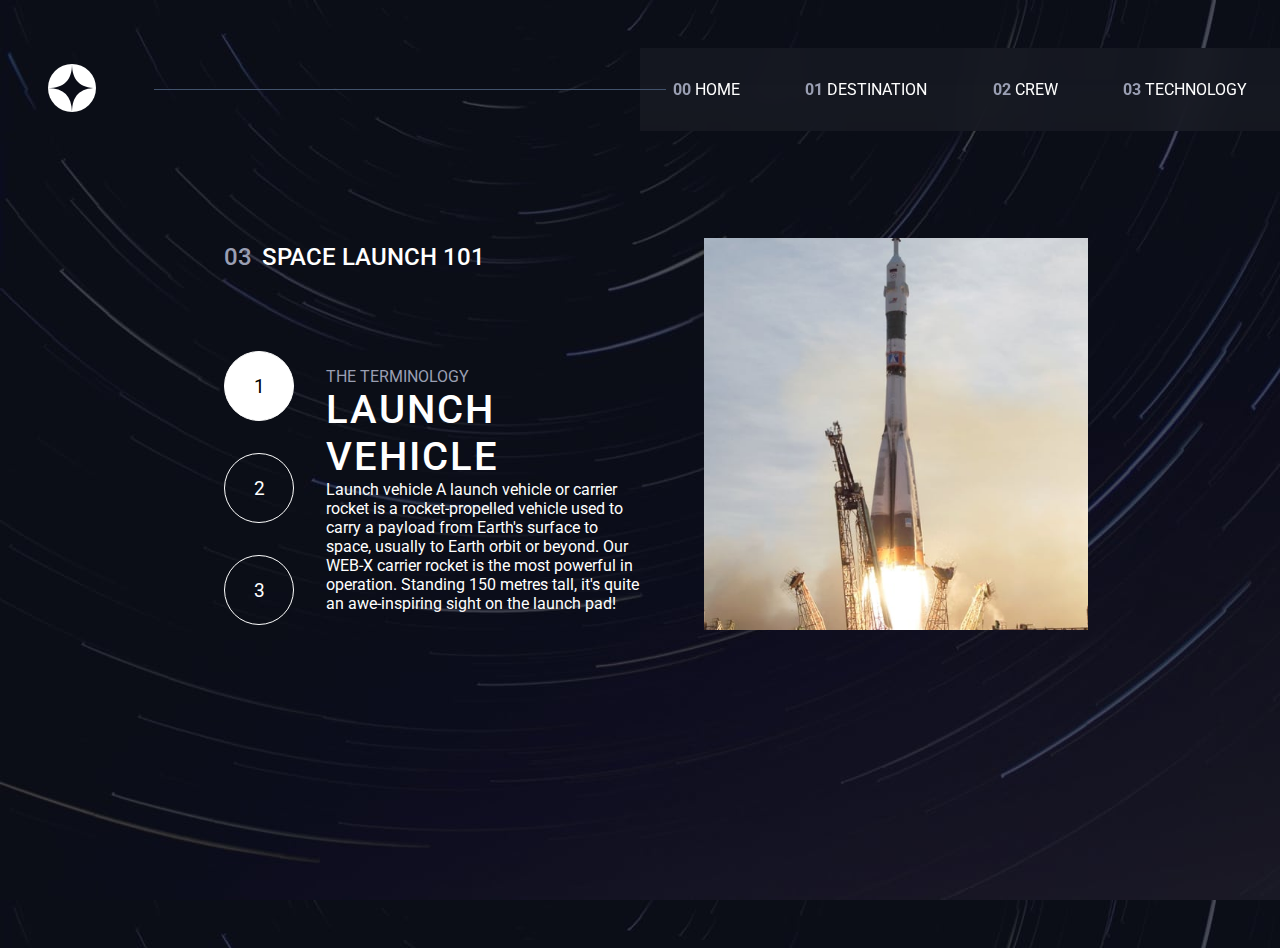
<file: technology-vehicle.html>
<!DOCTYPE html>
<html lang="en">
  <head>
    <meta charset="UTF-8" />
    <meta name="viewport" content="width=device-width, initial-scale=1.0" />

    <link
      rel="stylesheet"
      href="https://cdnjs.cloudflare.com/ajax/libs/font-awesome/6.4.0/css/all.min.css"
    />
    <link rel="stylesheet" href="style.css" />

    <title>Space tourism website</title>
  </head>
  <body class="tech">
    <nav>
      <div class="nav-container">
        <div class="logo">
          <img src="./assets/shared/logo.svg" alt="" />
        </div>
        <div class="line"></div>
        <ul>
          <li>
            <a href="index.html"><span>00</span> Home</a>
          </li>
          <li>
            <a href="destination-moon.html"><span>01</span> Destination</a>
          </li>
          <li>
            <a href="crew-commander.html"><span>02</span> Crew</a>
          </li>
          <li>
            <a href="technology-vehicle.html"><span>03</span> Technology</a>
          </li>
        </ul>
      </div>
    </nav>
    <div class="hmaburger-menu">
      <i class="fa-solid fa-bars"></i>
    </div>

    <div class="mob_menu hide">
      <div class="close">
        <i class="fa-solid fa-xmark"></i>
      </div>
      <ul class="navbar">
        <li>
          <a href="index.html"><span>00</span> Home</a>
        </li>
        <li>
          <a href="destination-moon.html"><span>01</span> Destination</a>
        </li>
        <li>
          <a href="crew-commander.html"><span>02</span> Crew</a>
        </li>
        <li>
          <a href="technology-vehicle.html"><span>03</span> Technology</a>
        </li>
      </ul>
    </div>
    <div class="tech_content">
      <div class="tech_left">
        <h2><span>03</span>Space launch 101</h2>
        <div class="tech_left_content">
          <ul>
            <li><a href="technology-vehicle.html" class="active_link">1</a></li>
            <li><a href="technology-spaceport.html">2</a></li>
            <li><a href="technology-capsule.html">3</a></li>
          </ul>
          <div class="terminology">
            <span>THE TERMINOLOGY</span>
            <h2>LAUNCH VEHICLE</h2>
            <p>
              Launch vehicle A launch vehicle or carrier rocket is a
              rocket-propelled vehicle used to carry a payload from Earth's
              surface to space, usually to Earth orbit or beyond. Our WEB-X
              carrier rocket is the most powerful in operation. Standing 150
              metres tall, it's quite an awe-inspiring sight on the launch pad!
            </p>
          </div>
        </div>
      </div>
      <div class="tech_right">
        <img
          src="./assets/technology/image-launch-vehicle-portrait.jpg"
          alt="lanch vehicle"
          class="desk_tech_vehicle"
        />
        <img
          src="./assets/technology/image-launch-vehicle-landscape.jpg"
          alt=""
          class="mob_tech_vehicle"
        />
      </div>
    </div>
    <script src="app.js"></script>
  </body>
</html>
</file>
<file: style.css>
@import url("https://fonts.googleapis.com/css2?family=Montserrat:wght@300;500;600&family=Poppins:ital,wght@0,100;0,200;0,300;0,500;0,600;1,700&family=Roboto&display=swap");
* {
  margin: 0;
  padding: 0;
  box-sizing: border-box;
}
body {
  width: 100vw;
  font-family: "Roboto", sans-serif;
  height: 100vh;

  overflow-x: hidden;
}
.home {
  background: url("./assets/home/background-home-desktop.jpg") no-repeat center
    center/cover;
}
nav {
  margin-top: 3rem;
}
nav span {
  color: #9a9fb3;
  font-weight: bold;
}
nav .nav-container {
  display: flex;
  justify-content: space-between;
  align-items: center;
}
nav .nav-container .logo {
  margin-left: 3rem;
}
nav .nav-container .line {
  position: absolute;
  width: 40vw;
  background-color: #41526c;
  height: 1px;
  right: 48%;
  z-index: 1;
}
nav .nav-container ul {
  position: relative;
  list-style: none;
  text-transform: uppercase;
  width: 50vw;
  backdrop-filter: blur(20px);
  background-color: hsla(0, 0%, 100%, 0.04) !important;
  padding: 2rem 0;
  display: flex;
  justify-content: space-around;
}
nav .nav-container ul a,
.mob_menu ul a {
  text-decoration: none;
  color: white;
}
nav .nav-container li {
  position: relative;
}
nav .nav-container li::after,
.mob_menu ul li::after {
  content: "";
  position: absolute;
  left: 0;
  transform: scaleX(0);
  transition: transform 0.3s ease;
  height: 2.5px;
  bottom: -2rem;
  background-color: white;
  width: 100%;
}
nav ul li:hover::after,
.mob_menu ul li:hover::after {
  transform: scaleX(1);
}
.content {
  color: #9a9fb3;
  width: 80vw;
  display: flex;
  justify-content: space-between;
  align-items: center;
  position: absolute;
  bottom: 20%;
  left: 10%;
  text-transform: uppercase;
}
.content .left {
  width: 30vw;

  height: 40vh;
}
.content .left h2 {
  font-weight: 400;
  letter-spacing: 3px;
  margin-bottom: 1rem;
}

.content .left span {
  color: white;
  font-size: 6rem;
  letter-spacing: 5px;
}
.content .left p {
  margin-top: 2rem;
  font-size: 15px;
  text-transform: capitalize;
  line-height: 2;
}

.content .right {
  background-color: white;
  width: 20vw;
  height: 20vw;
  display: flex;
  align-items: center;
  justify-content: center;
  color: black;
  font-size: 2rem;
  border-radius: 50%;
  cursor: pointer;
}

/* //destination */

.dest {
  background: url("./assets/destination/background-destination-desktop.jpg");
}
.dest_title {
  color: #fff;
  font-size: 1.5rem;
  margin-left: 6rem;
  margin-top: 4rem;
}
.dest_title span {
  color: #9a9fb3;
}
.dest_content {
  display: flex;
  align-items: flex-start;
  justify-content: space-between;
  color: #fff;
  max-width: 70vw;
  /* background-color: rebeccapurple; */
  margin: 2.5rem auto;
  height: 80vh;
}

.dest_content .dest_left {
  /* background-color: red; */
  height: 60vh;
  min-width: 30vw;
}
.dest_content .dest_left span {
  color: #9d9fa3;
}
.dest_content .dest_left img {
  margin-top: 2rem;
  width: 30vw;
 
}


.dest_content .dest_right {
  display: flex;
  flex-direction: column;
  align-items: flex-start;
  margin-left: 5rem;
  min-height: 50vh;
  width: 30vw;
}
.dest_content .dest_right ul {
  display: flex;
  list-style: none;
  width: 20vw;

  justify-content: space-between;

  margin-bottom: 2rem;
}
.dest_content .dest_right ul li {
  position: relative;
}
.dest_right ul a {
  color: #fff;
  font-size: 1rem;
  cursor: pointer;
  text-decoration: none;
  text-transform: uppercase;
}
.active::after {
  content: "";
  position: absolute;
  left: 0;
  transform: scaleX(1);
  transition: transform 0.3s ease;
  height: 2.5px;
  bottom: -1rem;
  background-color: #9a9fb3;
  width: 100%;
}
.dest_right span {
  font-size: 6rem;
  font-weight: 1500;
  letter-spacing: 5px;
  margin: 2rem 0;
}
.dest_right p {
  color: #9a9fb3;
  word-spacing: 2px;
  line-height: 1.5;
}
.dest_right .right_content {
  position: relative;
}
.dest_right .right_content::after {
  content: "";
  position: absolute;
  left: 0;
  transform: scaleX(1);
  transition: transform 0.3s ease;
  height: 1.5px;
  bottom: -3rem;
  background-color: #9a9fb3;
  width: 100%;
}

.data {
  display: flex;
  font-size: 1rem;
  width: 30vw;
  align-items: center;
  margin-top: 4rem;
  justify-content: flex-start;
}
.data1,
.data2 {
  display: flex;
  margin-right: 1rem;
  flex-direction: column;
}
.data span {
  font-size: 1.5rem;
  letter-spacing: 1;
  letter-spacing: 1px;
}

/* //Crew */

.crew {
  background: url("./assets/crew/background-crew-desktop.jpg");
}

.crew_content {
  display: flex;
  color: #fff;
  align-items: center;
  justify-content: space-between;
  left: 10%;
  /* background-color: red; */
  min-width: 80vw;
  position: absolute;
  bottom: 0;
}
.crew_left {
  /* background-color: red; */
  height: 50vh;
}
.crew_left span {
  color: #9a9fb3;
}
.crew_left h2 {
  font-weight: 200;
  line-height: 2.5;
}
.post {
  font-size: 2rem;
  color: #9a9fb3;
}
.name {
  font-size: 3rem;
}
.crew_left p {
  max-width: 400px;
  color: #9a9fb3;
}
.crew_right img {
  width: 400px;
}
.navigation {
  display: flex;
  position: absolute;
  bottom: 5%;
  left: 10%;
}
.dot {
  content: "";
  width: 12px;
  height: 12px;
  background-color: #9a9fb3;
  border-radius: 50%;
  margin-right: 10px;
  cursor: pointer;
}
.active_dot {
  background-color: #fff;
}

/* //technology*/

.tech {
  background: url("./assets/technology/background-technology-desktop.jpg");
}

.tech_content {
  display: flex;
  /* background-color: red; */
  max-width: 80vw;
  color: white;
  height: 50vh;
  align-items: center;
  justify-content: center;
  margin: 5rem auto;
}
.tech_left {
  max-width: 40vw;
  /* background-color: red; */
  height: 50vh;
  padding: 2rem;
  display: flex;
  flex-direction: column;
  justify-content: space-between;
}
.tech_left span {
  color: #9a9fb3;
  margin-right: 10px;
}
.tech_left h2 {
  text-transform: uppercase;
  font-size: 1.5rem;
  font-weight: 500;
}
.tech_left ul {
  display: flex;
  flex-direction: column;
  list-style: none;
}
.tech_left ul li {
  margin: 1rem 0;
}
.tech_left ul li a {
  display: flex;
  align-items: center;
  cursor: pointer;
  justify-content: center;
  background-color: transparent;
  width: 70px;
  height: 70px;
  border-radius: 50%;
  color: white;
  text-decoration: none;
  border: 1px solid #fff;
  font-size: 1.2rem;
}
.tech_left_content {
  display: flex;
  /* background-color: red; */
  margin-top: 4rem;
}
.tech_left_content .terminology {
  display: flex;
  flex-direction: column;
  justify-content: space-between;
  padding: 2rem;
}
.tech_left ul li .active_link {
  background-color: white;
  color: black;
}
.terminology H2 {
  font-size: 2.5rem;
  letter-spacing: 2px;
}

.tech_right {
  max-width: 30vw;
}
.tech_right img {
  width: 100%;
}
.hmaburger-menu {
  color: #9a9fb3;
  position: absolute;
  right: 5%;
  top: 5%;
  z-index: 10;
  font-size: 2rem;
  display: none;
  cursor: pointer;
}
.mob_menu ul {
  background-color: hsla(0, 40%, 100%, 0.04) !important;
  width: 60vw;
  height: 100%;
  backdrop-filter: blur(20px);
  position: absolute;
  top: 0;
  right: 0;
  bottom: 0;
  display: flex;
  flex-direction: column;
  justify-content: center;
  align-items: flex-start;
  z-index: 100;
}
.close {
  /* display: none; */
  position: absolute;
  z-index: 1000;
  right: 5%;
  top: 5%;
  color: #9a9fb3;
  font-size: 2rem;
}
.mob_tech_vehicle {
  display: none;
}

.mob_menu ul li {
  list-style: none;
  margin: 2rem;
}
.show {
  display: block;
}
.hide {
  display: none;
}
@media screen and (max-width: 750px) {
  .line {
    display: none;
  }
  .home {
    background: url("./assets/home/background-home-tablet.jpg");
  }
  nav .nav-container ul {
    width: 70vw;
    padding-right: 1rem;
  }
  .content {
    margin-top: 3rem;
    position: relative;
    flex-direction: column;
    height: 70vh;
  }
  .content .left {
    text-align: center;
    height: 50vh;
    width: 90vw;
    height: 30vh;
  }
  .content .right {
    margin-top: 5rem;
    font-size: 1.3rem;
  }
  .dest {
    background: url("./assets/destination/background-destination-tablet.jpg")
      no-repeat center/center cover;
  }
  .dest_content {
    flex-direction: column;
    min-width: 100vw;
    align-items: flex-start;
  }
  .dest_content .dest_left {
    margin: 0 auto;
  }
  .dest_content .dest_right {
    margin-top: 3rem;
    margin-left: 1rem;
    width: 80vw;
  }
  .dest_content .dest_right ul {
    width: 70vw;
  }
  .dest_title {
    font-size: 1rem;
    margin-left: 1rem;
  }
  .crew {
    background: url("./assets/crew/background-crew-tablet.jpg") no-repeat
      center/center cover;
    overflow-y: hidden;
  }
  .crew_content {
    display: block;
    height: 80vh;
  }
  .crew_left p {
    max-width: 800px;
  }
  .crew_left h2 {
    line-height: 1.5;
  }
  .crew_right img {
    max-width: 200px;
  }
  .post {
    font-size: 1.4rem;
  }
  .name {
    font-size: 2rem;
    line-height: 2.5;
  }
  .navigation {
    top: 60%;
  }

  .tech {
    background: url("./assets/technology/background-technology-tablet.jpg");
  }
  .tech_content {
    flex-direction: column-reverse;
    /* background-color: red; */
    max-width: 100vw;
    height: 100%;
    margin: 0;
  }
  .tech_left h2 {
    text-align: center;
    font-style: 1rem;
  }
  .tech_left {
    max-width: 100vw;
    padding: 0;
    justify-content: flex-start;
    margin: 2rem 0;
  }
  .tech_left ul {
    flex-direction: row;
    justify-content: center;
    font-size: 1rem;
  }
  .tech_left ul li a {
    width: 40px;
    height: 40px;
    margin-left: 1rem;
  }
  .tech_left_content {
    /* background-color: red; */
    margin-top: 1rem;

    flex-direction: column-reverse;
  }
  .terminology H2 {
    font-size: 1.2rem;
    text-align: left;
    line-height: 2;
  }
  .tech_right {
    max-width: 100vw;
  }
  .tech_right img {
    height: 30vh;
  }
  .desk_tech_vehicle {
    display: none;
  }
  .mob_tech_vehicle {
    display: block;
  }
}

@media screen and (max-width: 650px) {
  nav .nav-container ul {
    display: none;
  }
  .hmaburger-menu {
    display: block;
  }
  .content .right {
    font-size: 1rem;
    margin-top: 10rem;
  }
}

@media screen and (max-width: 400px) {
  .home {
    background: url("./assets/home/background-home-mobile.jpg") no-repeat
      center/center cover;
  }
  .dest {
    background: url("./assets/destination/background-destination-mobile.jpg")
      no-repeat center/center cover;
  }
  .crew {
    background: url("./assets/crew/background-crew-mobile.jpg") no-repeat
      center/center cover;
  }

  .tech {
    background: url("./assets/technology/background-technology-mobile.jpg");
  }

  .content .left span {
    font-size: 4rem;
  }
  .content .right {
    width: 100px;
    height: 100px;
  }
}
</file>
